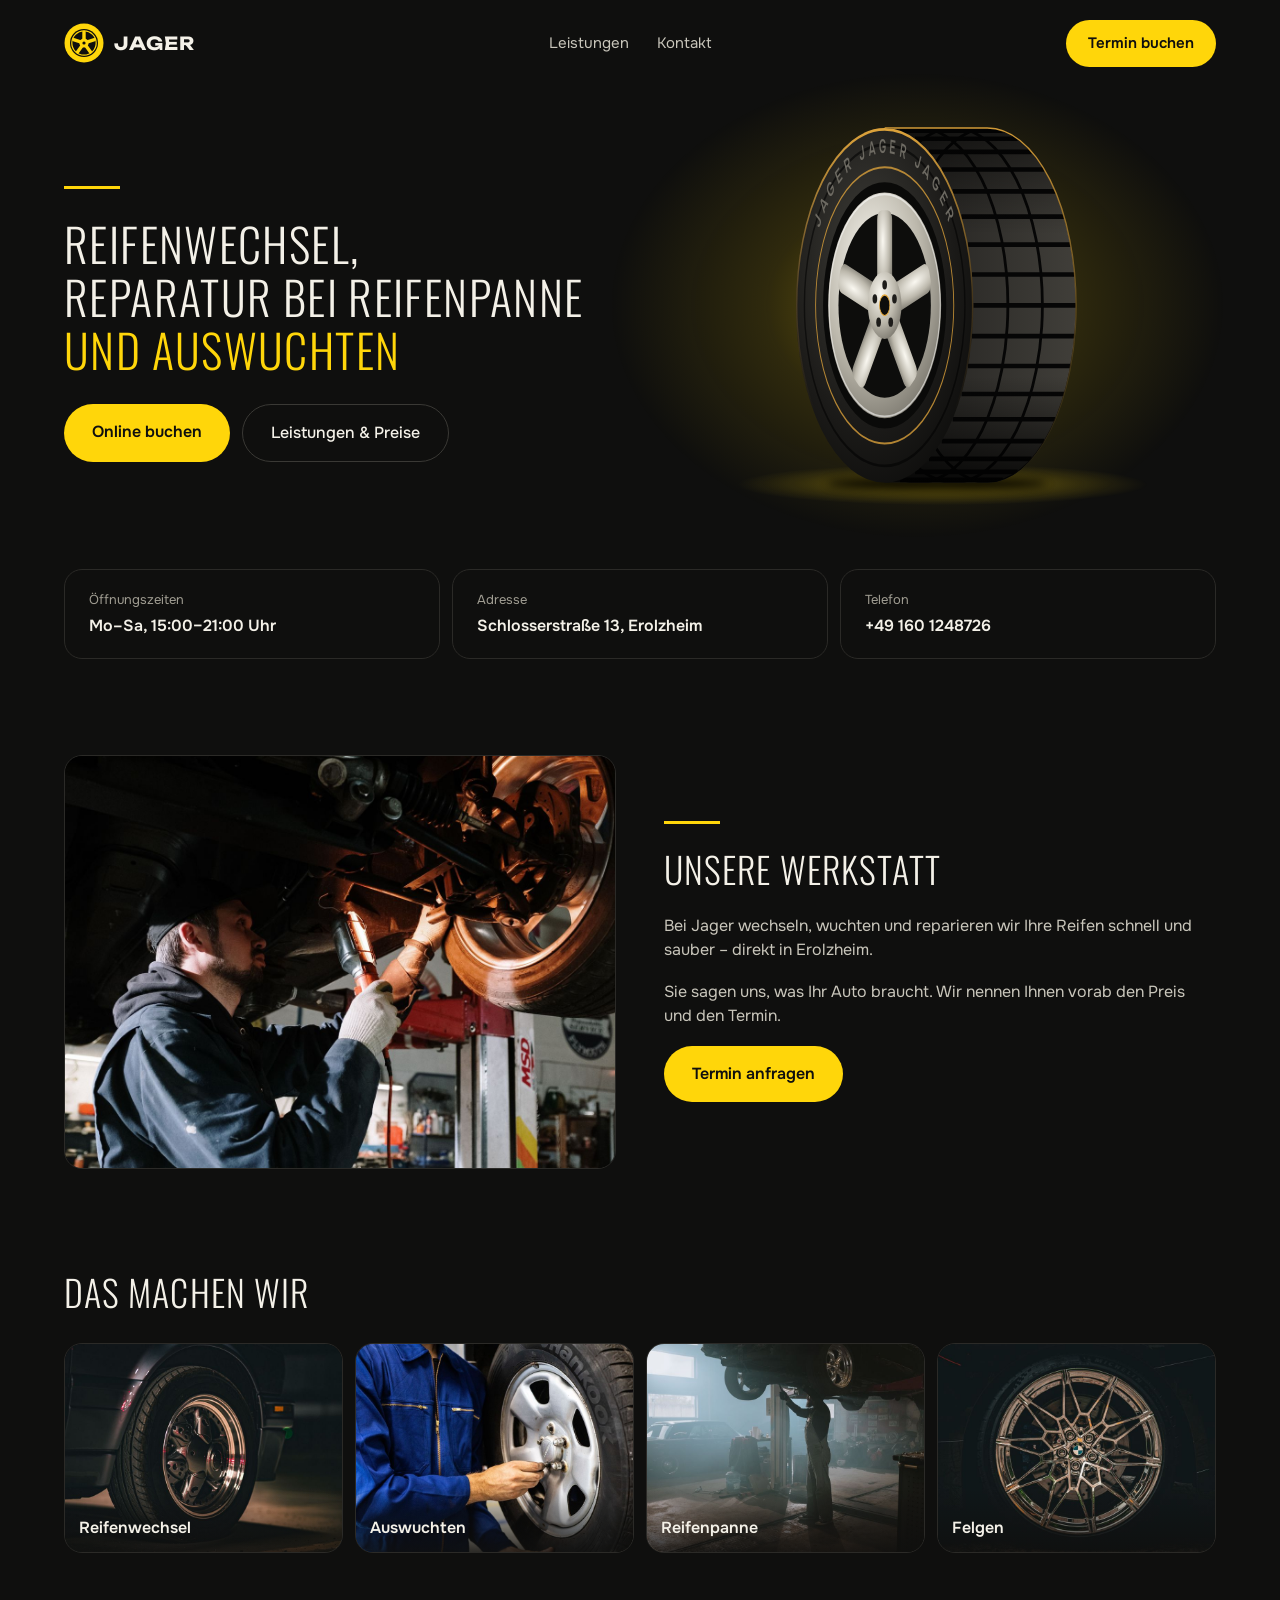
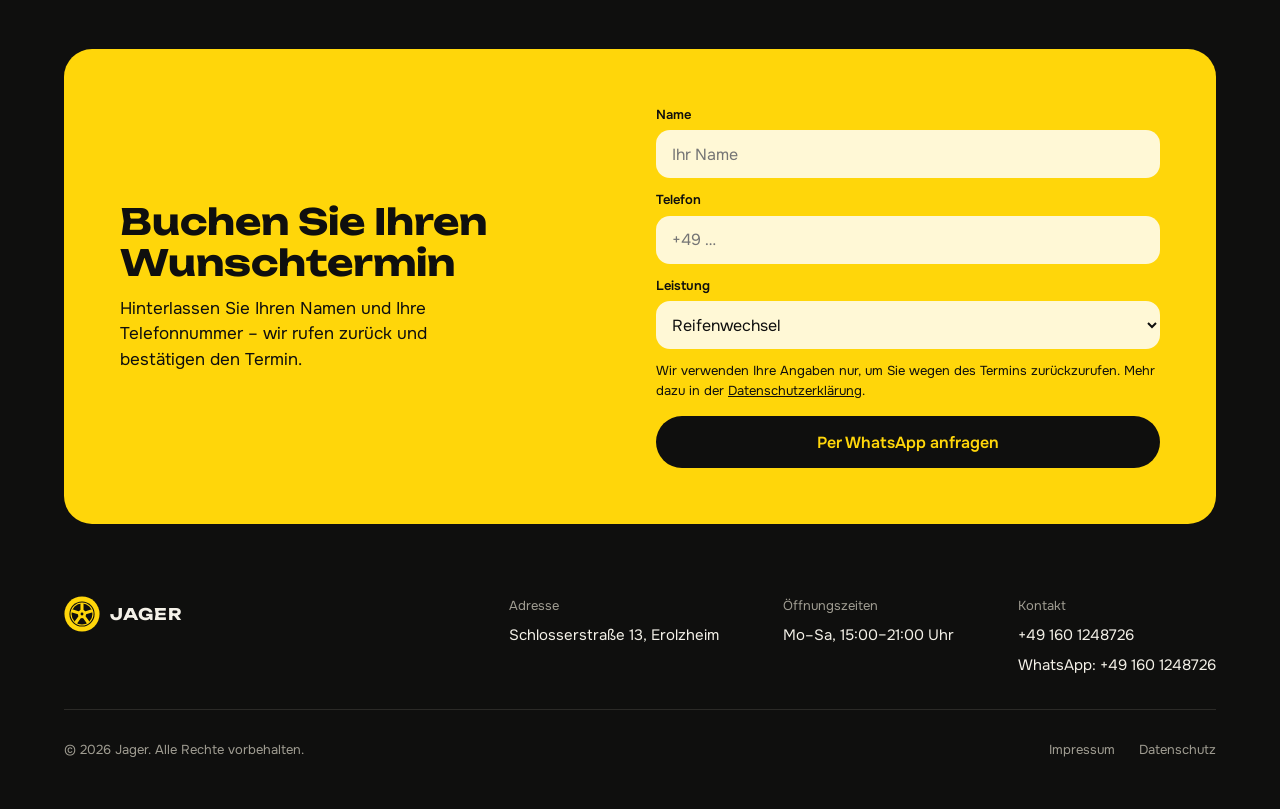
<file: jager-website/index.html>
<!DOCTYPE html>
<html lang="de">
<head>
  <meta charset="utf-8">
  <meta name="viewport" content="width=device-width, initial-scale=1">
  <title>Jager – Reifenservice in Erolzheim</title>
  <meta name="description" content="Reifenwechsel, Reparatur bei Reifenpanne und Auswuchten in Erolzheim. Jetzt online Termin anfragen.">
  <!-- Пока сайт учебный, просим Google его не показывать.
       Удалите эту строку, когда сайт станет настоящим. -->
  <meta name="robots" content="noindex">
  <link rel="icon" href="img/logo.svg" type="image/svg+xml">
  <!-- Шрифты грузим заранее, чтобы текст сразу был красивым -->
  <link rel="preload" href="fonts/onest-latin.woff2" as="font" type="font/woff2" crossorigin>
  <link rel="stylesheet" href="css/style.css">
</head>
<body>

  <!-- ===== Шапка: логотип, меню, кнопка записи ===== -->
  <header class="site-header container">
    <a href="index.html" class="logo" aria-label="Jager – Startseite">
      <img src="img/logo.svg" width="40" height="40" alt="">
      <span class="logo-text">JAGER</span>
    </a>

    <nav class="main-nav" aria-label="Hauptnavigation">
      <a href="leistungen.html">Leistungen</a>
      <a href="#contacts">Kontakt</a>
    </nav>

    <a class="btn btn-accent btn-small header-cta" href="#booking">Termin buchen</a>

    <!-- Кнопка мобильного меню (видна только на телефоне) -->
    <button type="button" class="menu-toggle" aria-label="Menü" aria-expanded="false" aria-controls="mobile-menu">
      <svg class="icon-open" width="20" height="20" viewBox="0 0 20 20" aria-hidden="true"><path d="M3 5h14M3 10h14M3 15h14" stroke="currentColor" stroke-width="1.6" stroke-linecap="round" fill="none"/></svg>
      <svg class="icon-close" width="20" height="20" viewBox="0 0 20 20" aria-hidden="true"><path d="M4 4l12 12M16 4L4 16" stroke="currentColor" stroke-width="1.6" stroke-linecap="round" fill="none"/></svg>
    </button>
  </header>

  <!-- Мобильное меню: скрыто, пока не нажмут на кнопку (см. js/main.js) -->
  <nav id="mobile-menu" class="mobile-menu" aria-label="Menü" hidden>
    <a href="leistungen.html">Leistungen</a>
    <a href="#contacts">Kontakt</a>
    <a class="btn btn-accent" href="#booking">Termin buchen</a>
  </nav>

  <main>

    <!-- ===== Главный экран: заголовок, кнопки и колесо ===== -->
    <section class="hero container">
      <div class="hero-text">
        <div class="accent-line"></div>
        <h1>
          <span>Reifenwechsel,</span>
          <span>Reparatur bei Reifenpanne</span>
          <span class="text-gold">und Auswuchten</span>
        </h1>
        <div class="hero-btns">
          <a class="btn btn-accent" href="#booking">Online buchen</a>
          <a class="btn btn-outline" href="leistungen.html">Leistungen &amp; Preise</a>
        </div>
      </div>
      <!-- Колесо нарисовано кодом (SVG), поэтому оно чёткое на любом экране -->
      <div class="hero-image">
        <svg viewBox="0 0 450 440" role="img" aria-label="Jager-Rad in der Seitenansicht">
          <defs>
            <radialGradient id="glow" cx="50%" cy="50%" r="50%"><stop offset="0" stop-color="#FFD60A" stop-opacity=".42"/><stop offset=".5" stop-color="#FFD60A" stop-opacity=".13"/><stop offset="1" stop-color="#FFD60A" stop-opacity="0"/></radialGradient>
            <radialGradient id="pool" cx="50%" cy="50%" r="50%"><stop offset="0" stop-color="#FFD60A" stop-opacity=".4"/><stop offset="1" stop-color="#FFD60A" stop-opacity="0"/></radialGradient>
            <radialGradient id="sideG" cx="40%" cy="36%" r="78%"><stop offset="0" stop-color="#3e3d38"/><stop offset=".6" stop-color="#1c1b19"/><stop offset="1" stop-color="#0a0a09"/></radialGradient>
            <linearGradient id="treadBase" x1="0" y1="0" x2="1" y2="0"><stop offset="0" stop-color="#201f1d"/><stop offset="1" stop-color="#413f3a"/></linearGradient>
            <linearGradient id="treadShade" x1="0" y1="0" x2="0" y2="1"><stop offset="0" stop-color="#000" stop-opacity=".55"/><stop offset=".3" stop-color="#000" stop-opacity="0"/><stop offset=".7" stop-color="#000" stop-opacity="0"/><stop offset="1" stop-color="#000" stop-opacity=".8"/></linearGradient>
            <linearGradient id="rimLight" x1="0" y1="0" x2="0" y2="1"><stop offset="0" stop-color="#E6A93C" stop-opacity=".95"/><stop offset=".45" stop-color="#E6A93C" stop-opacity=".25"/><stop offset=".8" stop-color="#E6A93C" stop-opacity="0"/></linearGradient>
            <linearGradient id="edgeLight" gradientUnits="userSpaceOnUse" x1="0" y1="20" x2="0" y2="400"><stop offset="0" stop-color="#E6A93C" stop-opacity=".9"/><stop offset=".55" stop-color="#E6A93C" stop-opacity=".25"/><stop offset="1" stop-color="#E6A93C" stop-opacity="0"/></linearGradient>
            <radialGradient id="rimG" cx="38%" cy="32%" r="80%"><stop offset="0" stop-color="#faf8f1"/><stop offset=".55" stop-color="#bcb8ac"/><stop offset="1" stop-color="#6f6c63"/></radialGradient>
            <clipPath id="treadClip"><path d="M170 20 H280 A95 190 0 0 1 280 400 H170 Z"/></clipPath>
            <path id="swArc" d="M-163 0 A163 163 0 0 1 163 0"/>
            <filter id="soft" x="-30%" y="-300%" width="160%" height="700%"><feGaussianBlur stdDeviation="5"/></filter>
          </defs>
  
          <!-- goldenes Gegenlicht und Lichtfleck am Boden -->
          <ellipse cx="205" cy="210" rx="330" ry="250" fill="url(#glow)"/>
          <ellipse cx="232" cy="402" rx="220" ry="22" fill="url(#pool)"/>
          <ellipse cx="226" cy="401" rx="118" ry="7" fill="#000" opacity=".9" filter="url(#soft)"/>
  
          <!-- Lauffläche -->
          <g clip-path="url(#treadClip)">
            <rect x="170" y="20" width="210" height="380" fill="url(#treadBase)"/>
            <g fill="none" stroke="#060606" stroke-width="3">
              <ellipse cx="207" cy="210" rx="95" ry="190"/>
              <ellipse cx="244" cy="210" rx="95" ry="190"/>
              <ellipse cx="281" cy="210" rx="95" ry="190"/>
            </g>
            <path stroke="#060606" stroke-width="5" fill="none" d="M186.5 22.9H296.5M202.5 31.5H312.5M217.5 45.5H327.5M231.1 64.5H341.1M242.8 87.9H352.8M252.3 115H362.3M259.3 145H369.3M263.6 177H373.6M265 210H375M263.6 243H373.6M259.3 275H369.3M252.3 305H362.3M242.8 332.1H352.8M231.1 355.5H341.1M217.5 374.5H327.5M202.5 388.5H312.5M186.5 397.1H296.5"/>
            <rect x="170" y="20" width="210" height="380" fill="url(#treadShade)"/>
          </g>
  
          <!-- Seitenwand und Felge -->
          <path d="M170 20 H280 A95 190 0 0 1 280 400" fill="none" stroke="url(#edgeLight)" stroke-width="1.5"/>
          <g transform="translate(170 210) scale(0.5 1)">
            <circle r="190" fill="url(#sideG)"/>
            <circle r="188.5" fill="none" stroke="url(#rimLight)" stroke-width="3"/>
            <circle r="172" fill="none" stroke="#000" stroke-opacity=".55" stroke-width="3"/>
            <text font-family="Onest, system-ui, sans-serif" font-weight="600" font-size="21" letter-spacing="7" fill="#6d6a62" text-anchor="middle"><textPath href="#swArc" startOffset="50%">JAGER   JAGER   JAGER</textPath></text>
            <circle r="148" fill="none" stroke="#E6A93C" stroke-width="2" opacity=".75"/>
            <circle r="132" fill="#0a0a09"/>
            <circle r="121" fill="url(#rimG)"/>
            <circle r="119" fill="none" stroke="#ffffff" stroke-opacity=".55" stroke-width="2"/>
            <circle r="99" fill="#0d0d0c"/>
            <g fill="url(#rimG)">
              <rect x="-16" y="-102" width="32" height="102" rx="10"/>
              <rect x="-16" y="-102" width="32" height="102" rx="10" transform="rotate(72)"/>
              <rect x="-16" y="-102" width="32" height="102" rx="10" transform="rotate(144)"/>
              <rect x="-16" y="-102" width="32" height="102" rx="10" transform="rotate(216)"/>
              <rect x="-16" y="-102" width="32" height="102" rx="10" transform="rotate(288)"/>
              <circle r="36"/>
            </g>
            <g fill="#1d1c1a">
              <circle cx="0" cy="-22" r="5"/>
              <circle cx="21" cy="-7" r="5"/>
              <circle cx="13" cy="18" r="5"/>
              <circle cx="-13" cy="18" r="5"/>
              <circle cx="-21" cy="-7" r="5"/>
            </g>
            <circle r="11" fill="#0d0d0c" stroke="#E6A93C" stroke-width="1.5"/>
          </g>
        </svg>
      </div>
    </section>

    <!-- ===== Три карточки: часы работы, адрес, телефон ===== -->
    <section class="info-cards container">
      <div class="info-card">
        <div class="label">Öffnungszeiten</div>
        <div class="value">Mo–Sa, 15:00–21:00 Uhr</div>
      </div>
      <div class="info-card">
        <div class="label">Adresse</div>
        <div class="value">Schlosserstraße 13, Erolzheim</div>
      </div>
      <div class="info-card">
        <div class="label">Telefon</div>
        <a class="value" href="tel:+491601248726">+49 160 1248726</a>
      </div>
    </section>

    <!-- ===== Werkstatt: Foto und kurzer Text ===== -->
    <section id="werkstatt" class="container section-spaced">
      <div class="werkstatt">
        <figure class="werkstatt-photo">
          <img src="img/werkstatt.jpg" width="1200" height="900" loading="lazy" alt="Mechaniker arbeitet in der Werkstatt an einem Rad auf der Hebebühne">
        </figure>
        <div class="werkstatt-text">
          <div class="accent-line"></div>
          <h2>Unsere Werkstatt</h2>
          <p>Bei Jager wechseln, wuchten und reparieren wir Ihre Reifen schnell und sauber – direkt in Erolzheim.</p>
          <p>Sie sagen uns, was Ihr Auto braucht. Wir nennen Ihnen vorab den Preis und den Termin.</p>
          <a class="btn btn-accent" href="#booking">Termin anfragen</a>
        </div>
      </div>
    </section>

    <!-- ===== Galerie: vier Leistungen in Bildern ===== -->
    <section id="galerie" class="container section-spaced">
      <h2 class="galerie-title">Das machen wir</h2>
      <div class="galerie">
        <figure><img src="img/galerie-1.jpg" width="800" height="600" loading="lazy" alt="Auto-Rad mit Reifen in der Werkstatt"><figcaption>Reifenwechsel</figcaption></figure>
        <figure><img src="img/galerie-2.jpg" width="800" height="600" loading="lazy" alt="Mechaniker zieht Radmuttern an einem Reifen an"><figcaption>Auswuchten</figcaption></figure>
        <figure><img src="img/galerie-3.jpg" width="800" height="600" loading="lazy" alt="Mechaniker arbeitet unter einem Auto auf der Hebebühne"><figcaption>Reifenpanne</figcaption></figure>
        <figure><img src="img/galerie-4.jpg" width="800" height="600" loading="lazy" alt="Glänzende Leichtmetallfelge an einem Auto"><figcaption>Felgen</figcaption></figure>
      </div>
    </section>

    <!-- ===== Запись на приём =====
         Форму принимает Netlify (атрибут data-netlify="true").
         Заявки видны в панели Netlify в разделе Forms,
         после отправки клиент попадает на страницу danke.html. -->
    <section id="booking" class="container section-spaced">
      <div class="accent-box booking-box">
        <div class="box-text">
          <h2>Buchen Sie Ihren Wunschtermin</h2>
          <p>Hinterlassen Sie Ihren Namen und Ihre Telefonnummer – wir rufen zurück und bestätigen den Termin.</p>
        </div>

        <form class="booking-form" name="buchung" method="POST" action="danke.html" data-netlify="true" netlify-honeypot="bot-field">
          <!-- Служебное поле: по нему Netlify понимает, какая это форма -->
          <input type="hidden" name="form-name" value="buchung">
          <!-- Ловушка для спам-ботов: человек это поле не видит -->
          <p class="honeypot"><label>Nicht ausfüllen: <input name="bot-field"></label></p>

          <div class="field">
            <label for="f-name">Name</label>
            <input id="f-name" name="name" type="text" placeholder="Ihr Name" autocomplete="name" required>
          </div>
          <div class="field">
            <label for="f-phone">Telefon</label>
            <input id="f-phone" name="telefon" type="tel" placeholder="+49 …" autocomplete="tel" required>
          </div>
          <div class="field">
            <label for="f-service">Leistung</label>
            <select id="f-service" name="leistung">
              <option>Reifenwechsel</option>
              <option>Auswuchten</option>
              <option>Reifenpanne reparieren</option>
              <option>Felgen richten</option>
            </select>
          </div>
          <p class="form-note">Wir verwenden Ihre Angaben nur, um Sie wegen des Termins zurückzurufen. Mehr dazu in der <a href="datenschutz.html">Datenschutzerklärung</a>.</p>
          <button type="submit">Per WhatsApp anfragen</button>
      
        </form>
      </div>
    </section>

  </main>

  <!-- ===== Подвал: контакты и ссылки на Impressum / Datenschutz ===== -->
  <footer id="contacts" class="site-footer container">
    <div class="footer-top">
      <a href="index.html" class="logo" aria-label="Jager – Startseite">
        <img src="img/logo.svg" width="36" height="36" alt="">
        <span class="logo-text">JAGER</span>
      </a>
      <div class="footer-cols">
        <div class="footer-col">
          <div class="label">Adresse</div>
          <div>Schlosserstraße 13, Erolzheim</div>
        </div>
        <div class="footer-col">
          <div class="label">Öffnungszeiten</div>
          <div>Mo–Sa, 15:00–21:00 Uhr</div>
        </div>
        <div class="footer-col">
          <div class="label">Kontakt</div>
          <a href="tel:+491601248726">+49 160 1248726</a>
          <a href="https://wa.me/491601248726">WhatsApp: +49 160 1248726</a>
        </div>
      </div>
    </div>
    <div class="footer-bottom">
      <span>© 2026 Jager. Alle Rechte vorbehalten.</span>
      <nav class="footer-legal" aria-label="Rechtliches">
        <a href="impressum.html">Impressum</a>
        <a href="datenschutz.html">Datenschutz</a>
      </nav>
    </div>
  </footer>
  <script src="js/gsap.min.js"></script>
  <script src="js/main.js"></script>
 
</body>
</html>
</file>
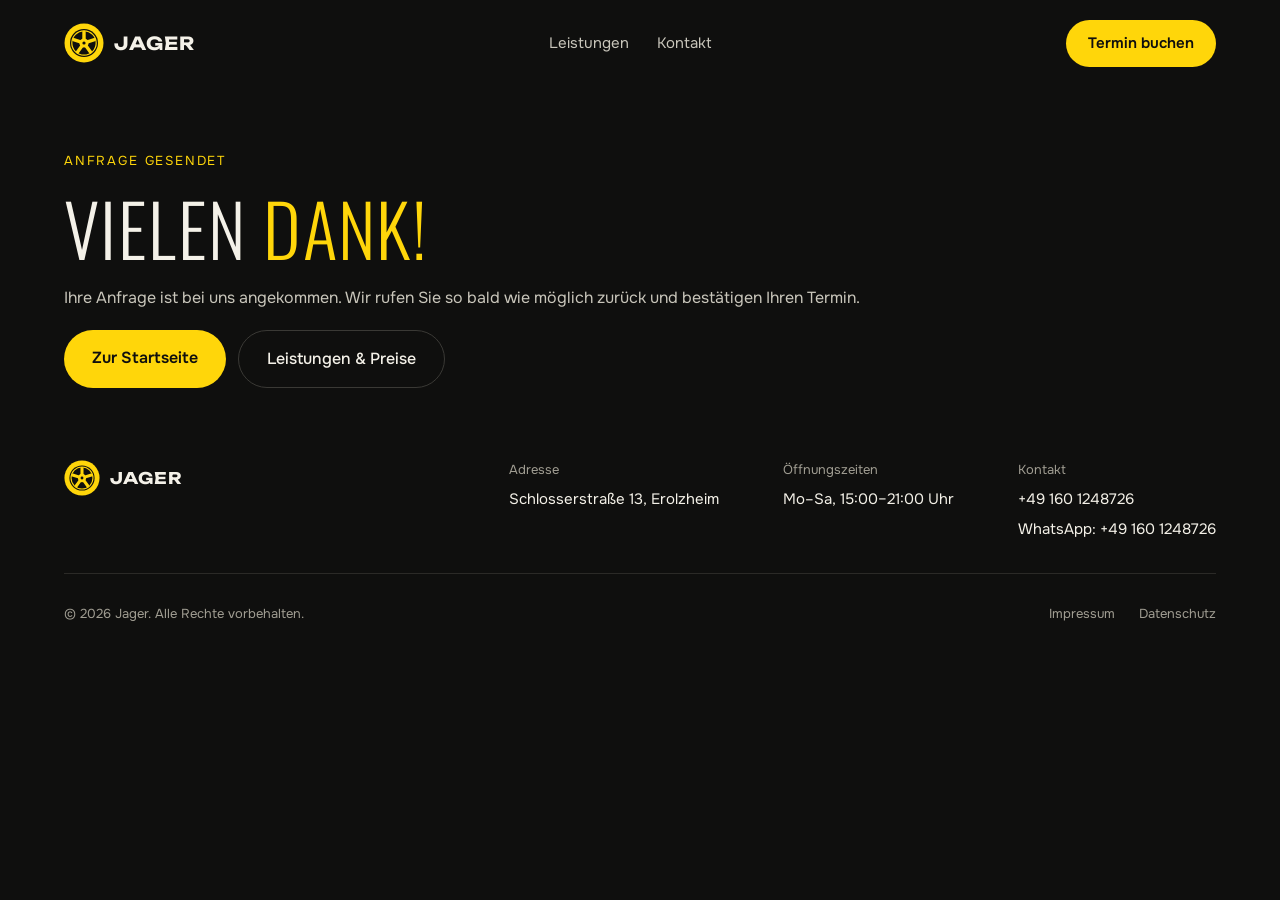
<file: jager-website/danke.html>
<!DOCTYPE html>
<html lang="de">
<head>
  <meta charset="utf-8">
  <meta name="viewport" content="width=device-width, initial-scale=1">
  <title>Vielen Dank – Jager Reifenservice</title>
  <meta name="description" content="Ihre Terminanfrage ist bei uns angekommen.">
  <!-- Пока сайт учебный, просим Google его не показывать.
       Удалите эту строку, когда сайт станет настоящим. -->
  <meta name="robots" content="noindex">
  <link rel="icon" href="img/logo.svg" type="image/svg+xml">
  <!-- Шрифты грузим заранее, чтобы текст сразу был красивым -->
  <link rel="preload" href="fonts/onest-latin.woff2" as="font" type="font/woff2" crossorigin>
  <link rel="stylesheet" href="css/style.css">
</head>
<body>

  <!-- ===== Шапка: логотип, меню, кнопка записи ===== -->
  <header class="site-header container">
    <a href="index.html" class="logo" aria-label="Jager – Startseite">
      <img src="img/logo.svg" width="40" height="40" alt="">
      <span class="logo-text">JAGER</span>
    </a>

    <nav class="main-nav" aria-label="Hauptnavigation">
      <a href="leistungen.html">Leistungen</a>
      <a href="#contacts">Kontakt</a>
    </nav>

    <a class="btn btn-accent btn-small header-cta" href="index.html#booking">Termin buchen</a>

    <!-- Кнопка мобильного меню (видна только на телефоне) -->
    <button type="button" class="menu-toggle" aria-label="Menü" aria-expanded="false" aria-controls="mobile-menu">
      <svg class="icon-open" width="20" height="20" viewBox="0 0 20 20" aria-hidden="true"><path d="M3 5h14M3 10h14M3 15h14" stroke="currentColor" stroke-width="1.6" stroke-linecap="round" fill="none"/></svg>
      <svg class="icon-close" width="20" height="20" viewBox="0 0 20 20" aria-hidden="true"><path d="M4 4l12 12M16 4L4 16" stroke="currentColor" stroke-width="1.6" stroke-linecap="round" fill="none"/></svg>
    </button>
  </header>

  <!-- Мобильное меню: скрыто, пока не нажмут на кнопку (см. js/main.js) -->
  <nav id="mobile-menu" class="mobile-menu" aria-label="Menü" hidden>
    <a href="leistungen.html">Leistungen</a>
    <a href="#contacts">Kontakt</a>
    <a class="btn btn-accent" href="index.html#booking">Termin buchen</a>
  </nav>

  <main>

    <!-- ===== Страница «Спасибо»: сюда клиент попадает после отправки формы ===== -->
    <section class="page-title container">
      <div class="eyebrow">Anfrage gesendet</div>
      <h1>Vielen <span class="text-gold">Dank!</span></h1>
      <p class="legal-intro">Ihre Anfrage ist bei uns angekommen. Wir rufen Sie so bald wie möglich zurück und bestätigen Ihren Termin.</p>
      <div class="hero-btns">
        <a class="btn btn-accent" href="index.html">Zur Startseite</a>
        <a class="btn btn-outline" href="leistungen.html">Leistungen &amp; Preise</a>
      </div>
    </section>

  </main>

  <!-- ===== Подвал: контакты и ссылки на Impressum / Datenschutz ===== -->
  <footer id="contacts" class="site-footer container">
    <div class="footer-top">
      <a href="index.html" class="logo" aria-label="Jager – Startseite">
        <img src="img/logo.svg" width="36" height="36" alt="">
        <span class="logo-text">JAGER</span>
      </a>
      <div class="footer-cols">
        <div class="footer-col">
          <div class="label">Adresse</div>
          <div>Schlosserstraße 13, Erolzheim</div>
        </div>
        <div class="footer-col">
          <div class="label">Öffnungszeiten</div>
          <div>Mo–Sa, 15:00–21:00 Uhr</div>
        </div>
        <div class="footer-col">
          <div class="label">Kontakt</div>
          <a href="tel:+491601248726">+49 160 1248726</a>
          <a href="https://wa.me/491601248726">WhatsApp: +49 160 1248726</a>
        </div>
      </div>
    </div>
    <div class="footer-bottom">
      <span>© 2026 Jager. Alle Rechte vorbehalten.</span>
      <nav class="footer-legal" aria-label="Rechtliches">
        <a href="impressum.html">Impressum</a>
        <a href="datenschutz.html">Datenschutz</a>
      </nav>
    </div>
  </footer>

  <script src="js/main.js"></script>
</body>
</html>
</file>
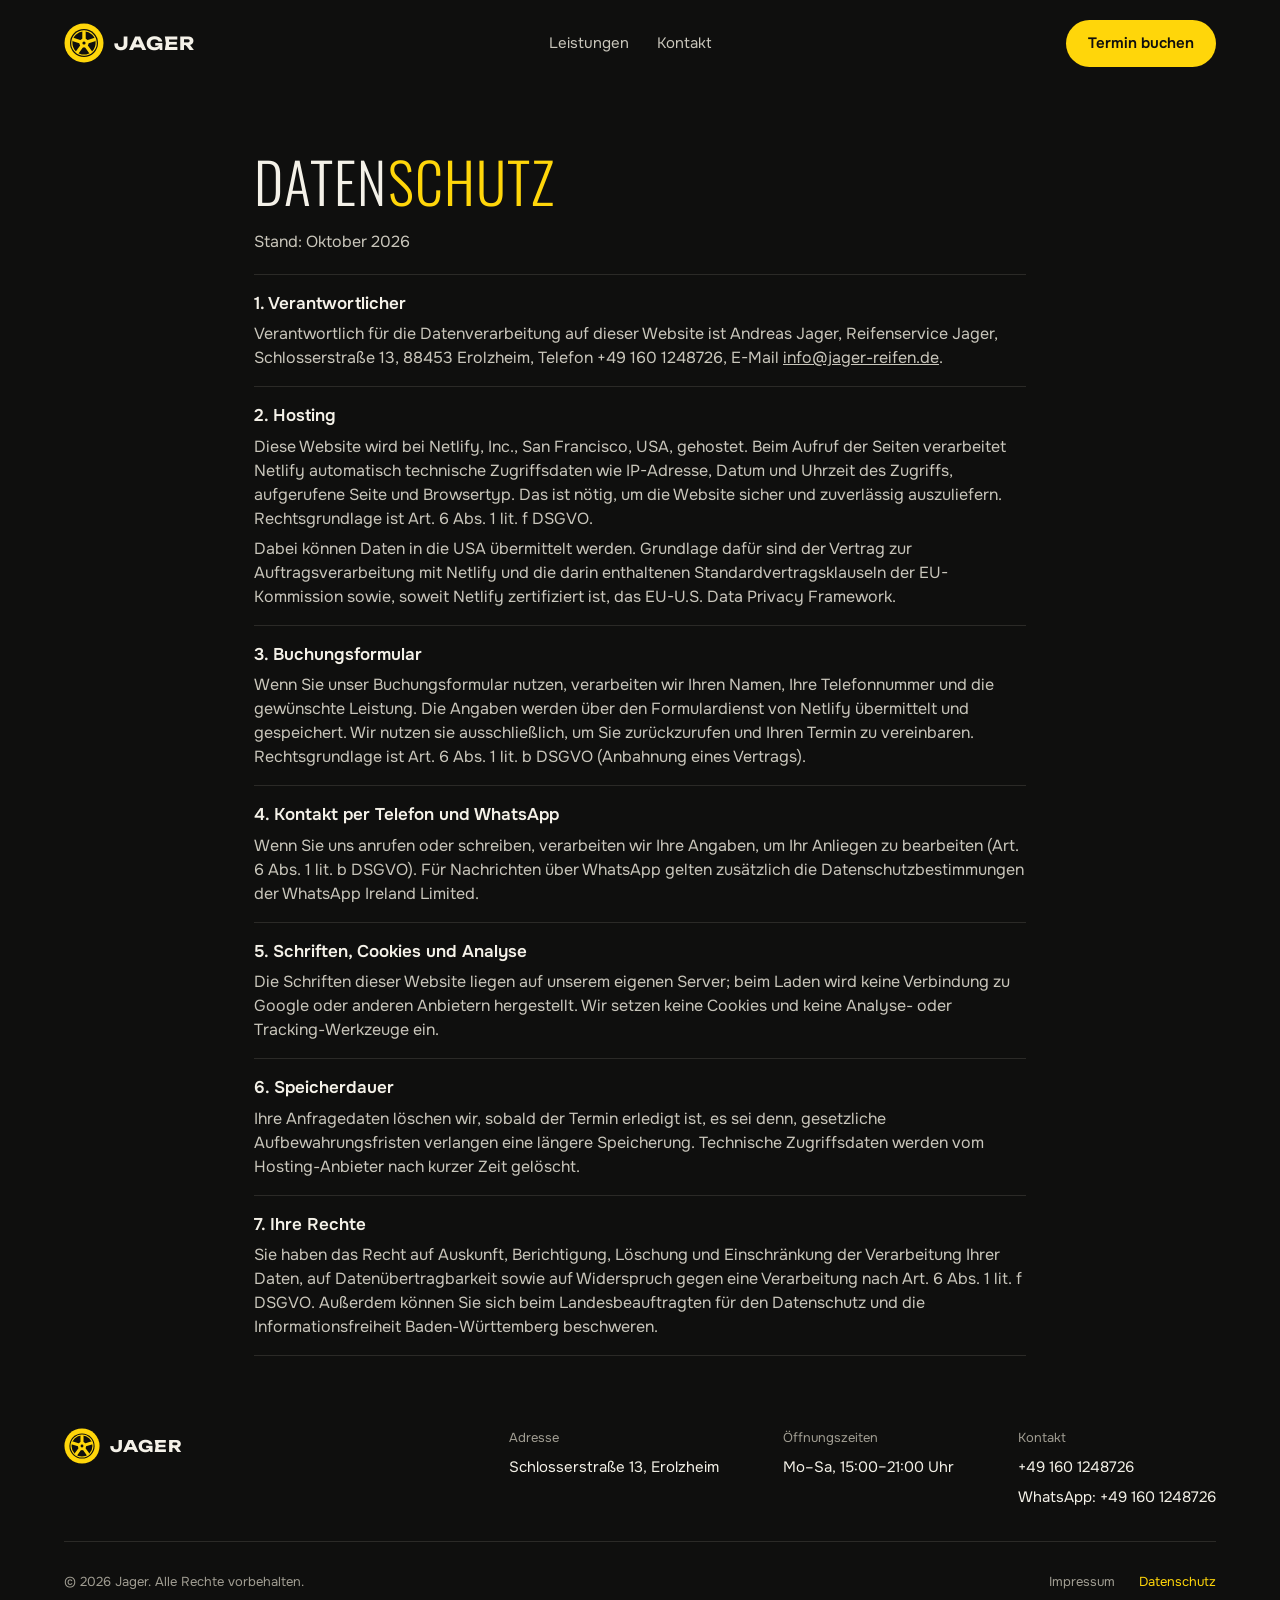
<file: jager-website/datenschutz.html>
<!DOCTYPE html>
<html lang="de">
<head>
  <meta charset="utf-8">
  <meta name="viewport" content="width=device-width, initial-scale=1">
  <title>Datenschutz – Jager Reifenservice</title>
  <meta name="description" content="Datenschutzerklärung von Reifenservice Jager, Erolzheim.">
  <!-- Пока сайт учебный, просим Google его не показывать.
       Удалите эту строку, когда сайт станет настоящим. -->
  <meta name="robots" content="noindex">
  <link rel="icon" href="img/logo.svg" type="image/svg+xml">
  <!-- Шрифты грузим заранее, чтобы текст сразу был красивым -->
  <link rel="preload" href="fonts/onest-latin.woff2" as="font" type="font/woff2" crossorigin>
  <link rel="stylesheet" href="css/style.css">
</head>
<body>

  <!-- ===== Шапка: логотип, меню, кнопка записи ===== -->
  <header class="site-header container">
    <a href="index.html" class="logo" aria-label="Jager – Startseite">
      <img src="img/logo.svg" width="40" height="40" alt="">
      <span class="logo-text">JAGER</span>
    </a>

    <nav class="main-nav" aria-label="Hauptnavigation">
      <a href="leistungen.html">Leistungen</a>
      <a href="#contacts">Kontakt</a>
    </nav>

    <a class="btn btn-accent btn-small header-cta" href="index.html#booking">Termin buchen</a>

    <!-- Кнопка мобильного меню (видна только на телефоне) -->
    <button type="button" class="menu-toggle" aria-label="Menü" aria-expanded="false" aria-controls="mobile-menu">
      <svg class="icon-open" width="20" height="20" viewBox="0 0 20 20" aria-hidden="true"><path d="M3 5h14M3 10h14M3 15h14" stroke="currentColor" stroke-width="1.6" stroke-linecap="round" fill="none"/></svg>
      <svg class="icon-close" width="20" height="20" viewBox="0 0 20 20" aria-hidden="true"><path d="M4 4l12 12M16 4L4 16" stroke="currentColor" stroke-width="1.6" stroke-linecap="round" fill="none"/></svg>
    </button>
  </header>

  <!-- Мобильное меню: скрыто, пока не нажмут на кнопку (см. js/main.js) -->
  <nav id="mobile-menu" class="mobile-menu" aria-label="Menü" hidden>
    <a href="leistungen.html">Leistungen</a>
    <a href="#contacts">Kontakt</a>
    <a class="btn btn-accent" href="index.html#booking">Termin buchen</a>
  </nav>

  <main>

    <!-- ===== Datenschutzerklärung =====
         ВНИМАНИЕ: это шаблон под этот сайт (хостинг Netlify,
         форма записи через Netlify Forms, шрифты лежат на сервере,
         нет cookies и аналитики). Если добавите Google Maps,
         аналитику или другие сервисы, текст нужно дополнить.
         Шаблон не заменяет проверку юристом. -->
    <section class="legal container">
      <h1>Daten<span class="text-gold">schutz</span></h1>
      <p class="legal-intro">Stand: Oktober 2026</p>
      <div class="legal-sections">
        <div class="legal-section">
          <h2>1. Verantwortlicher</h2>
          <p>Verantwortlich für die Datenverarbeitung auf dieser Website ist Andreas Jager, Reifenservice Jager, Schlosserstraße 13, 88453 Erolzheim, Telefon +49 160 1248726, E-Mail <a href="mailto:info@jager-reifen.de">info@jager-reifen.de</a>.</p>
        </div>
        <div class="legal-section">
          <h2>2. Hosting</h2>
          <p>Diese Website wird bei Netlify, Inc., San Francisco, USA, gehostet. Beim Aufruf der Seiten verarbeitet Netlify automatisch technische Zugriffsdaten wie IP-Adresse, Datum und Uhrzeit des Zugriffs, aufgerufene Seite und Browsertyp. Das ist nötig, um die Website sicher und zuverlässig auszuliefern. Rechtsgrundlage ist Art. 6 Abs. 1 lit. f DSGVO.</p>
          <p>Dabei können Daten in die USA übermittelt werden. Grundlage dafür sind der Vertrag zur Auftragsverarbeitung mit Netlify und die darin enthaltenen Standardvertragsklauseln der EU-Kommission sowie, soweit Netlify zertifiziert ist, das EU-U.S. Data Privacy Framework.</p>
        </div>
        <div class="legal-section">
          <h2>3. Buchungsformular</h2>
          <p>Wenn Sie unser Buchungsformular nutzen, verarbeiten wir Ihren Namen, Ihre Telefonnummer und die gewünschte Leistung. Die Angaben werden über den Formulardienst von Netlify übermittelt und gespeichert. Wir nutzen sie ausschließlich, um Sie zurückzurufen und Ihren Termin zu vereinbaren. Rechtsgrundlage ist Art. 6 Abs. 1 lit. b DSGVO (Anbahnung eines Vertrags).</p>
        </div>
        <div class="legal-section">
          <h2>4. Kontakt per Telefon und WhatsApp</h2>
          <p>Wenn Sie uns anrufen oder schreiben, verarbeiten wir Ihre Angaben, um Ihr Anliegen zu bearbeiten (Art. 6 Abs. 1 lit. b DSGVO). Für Nachrichten über WhatsApp gelten zusätzlich die Datenschutzbestimmungen der WhatsApp Ireland Limited.</p>
        </div>
        <div class="legal-section">
          <h2>5. Schriften, Cookies und Analyse</h2>
          <p>Die Schriften dieser Website liegen auf unserem eigenen Server; beim Laden wird keine Verbindung zu Google oder anderen Anbietern hergestellt. Wir setzen keine Cookies und keine Analyse- oder Tracking-Werkzeuge ein.</p>
        </div>
        <div class="legal-section">
          <h2>6. Speicherdauer</h2>
          <p>Ihre Anfragedaten löschen wir, sobald der Termin erledigt ist, es sei denn, gesetzliche Aufbewahrungsfristen verlangen eine längere Speicherung. Technische Zugriffsdaten werden vom Hosting-Anbieter nach kurzer Zeit gelöscht.</p>
        </div>
        <div class="legal-section">
          <h2>7. Ihre Rechte</h2>
          <p>Sie haben das Recht auf Auskunft, Berichtigung, Löschung und Einschränkung der Verarbeitung Ihrer Daten, auf Datenübertragbarkeit sowie auf Widerspruch gegen eine Verarbeitung nach Art. 6 Abs. 1 lit. f DSGVO. Außerdem können Sie sich beim Landesbeauftragten für den Datenschutz und die Informationsfreiheit Baden-Württemberg beschweren.</p>
        </div>
      </div>
    </section>

  </main>

  <!-- ===== Подвал: контакты и ссылки на Impressum / Datenschutz ===== -->
  <footer id="contacts" class="site-footer container">
    <div class="footer-top">
      <a href="index.html" class="logo" aria-label="Jager – Startseite">
        <img src="img/logo.svg" width="36" height="36" alt="">
        <span class="logo-text">JAGER</span>
      </a>
      <div class="footer-cols">
        <div class="footer-col">
          <div class="label">Adresse</div>
          <div>Schlosserstraße 13, Erolzheim</div>
        </div>
        <div class="footer-col">
          <div class="label">Öffnungszeiten</div>
          <div>Mo–Sa, 15:00–21:00 Uhr</div>
        </div>
        <div class="footer-col">
          <div class="label">Kontakt</div>
          <a href="tel:+491601248726">+49 160 1248726</a>
          <a href="https://wa.me/491601248726">WhatsApp: +49 160 1248726</a>
        </div>
      </div>
    </div>
    <div class="footer-bottom">
      <span>© 2026 Jager. Alle Rechte vorbehalten.</span>
      <nav class="footer-legal" aria-label="Rechtliches">
        <a href="impressum.html">Impressum</a>
        <a href="datenschutz.html" aria-current="page">Datenschutz</a>
      </nav>
    </div>
  </footer>

  <script src="js/main.js"></script>
</body>
</html>
</file>
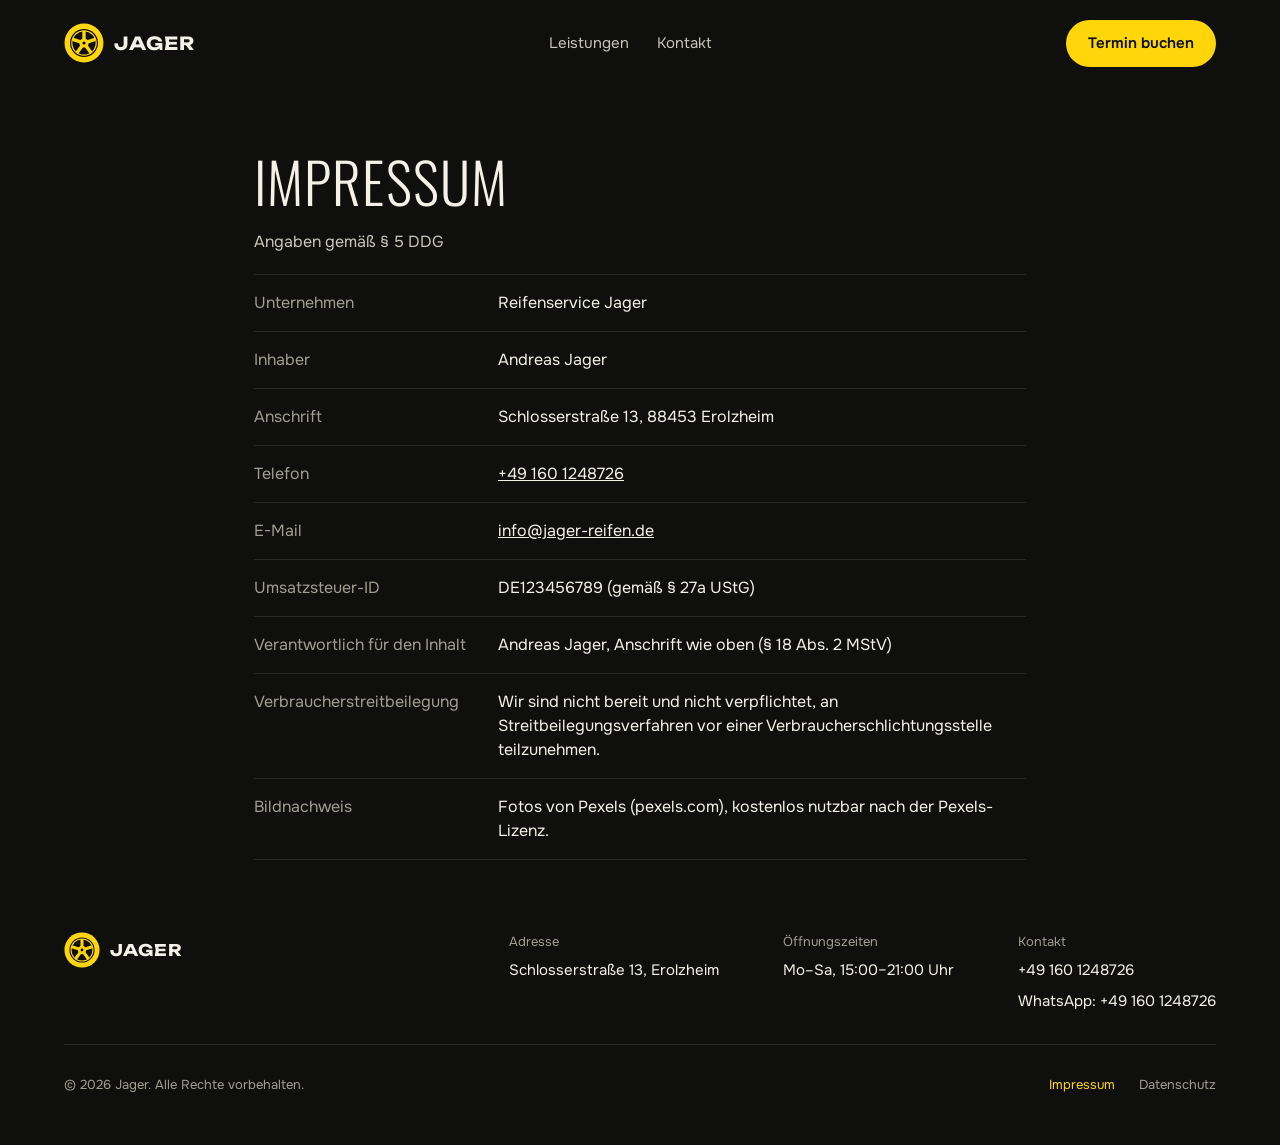
<file: jager-website/impressum.html>
<!DOCTYPE html>
<html lang="de">
<head>
  <meta charset="utf-8">
  <meta name="viewport" content="width=device-width, initial-scale=1">
  <title>Impressum – Jager Reifenservice</title>
  <meta name="description" content="Impressum von Reifenservice Jager, Erolzheim.">
  <!-- Пока сайт учебный, просим Google его не показывать.
       Удалите эту строку, когда сайт станет настоящим. -->
  <meta name="robots" content="noindex">
  <link rel="icon" href="img/logo.svg" type="image/svg+xml">
  <!-- Шрифты грузим заранее, чтобы текст сразу был красивым -->
  <link rel="preload" href="fonts/onest-latin.woff2" as="font" type="font/woff2" crossorigin>
  <link rel="stylesheet" href="css/style.css">
</head>
<body>

  <!-- ===== Шапка: логотип, меню, кнопка записи ===== -->
  <header class="site-header container">
    <a href="index.html" class="logo" aria-label="Jager – Startseite">
      <img src="img/logo.svg" width="40" height="40" alt="">
      <span class="logo-text">JAGER</span>
    </a>

    <nav class="main-nav" aria-label="Hauptnavigation">
      <a href="leistungen.html">Leistungen</a>
      <a href="#contacts">Kontakt</a>
    </nav>

    <a class="btn btn-accent btn-small header-cta" href="index.html#booking">Termin buchen</a>

    <!-- Кнопка мобильного меню (видна только на телефоне) -->
    <button type="button" class="menu-toggle" aria-label="Menü" aria-expanded="false" aria-controls="mobile-menu">
      <svg class="icon-open" width="20" height="20" viewBox="0 0 20 20" aria-hidden="true"><path d="M3 5h14M3 10h14M3 15h14" stroke="currentColor" stroke-width="1.6" stroke-linecap="round" fill="none"/></svg>
      <svg class="icon-close" width="20" height="20" viewBox="0 0 20 20" aria-hidden="true"><path d="M4 4l12 12M16 4L4 16" stroke="currentColor" stroke-width="1.6" stroke-linecap="round" fill="none"/></svg>
    </button>
  </header>

  <!-- Мобильное меню: скрыто, пока не нажмут на кнопку (см. js/main.js) -->
  <nav id="mobile-menu" class="mobile-menu" aria-label="Menü" hidden>
    <a href="leistungen.html">Leistungen</a>
    <a href="#contacts">Kontakt</a>
    <a class="btn btn-accent" href="index.html#booking">Termin buchen</a>
  </nav>

  <main>

    <!-- ===== Impressum =====
         ВНИМАНИЕ: это шаблон. Все данные ниже нужно заменить
         настоящими данными владельца бизнеса. Строку с USt-IdNr.
         удалите, если у владельца её нет. Шаблон не заменяет
         проверку юристом. -->
    <section class="legal container">
      <h1>Impressum</h1>
      <p class="legal-intro">Angaben gemäß § 5 DDG</p>
      <dl class="legal-table">
        <div class="legal-row">
          <dt>Unternehmen</dt>
          <dd>Reifenservice Jager</dd>
        </div>
        <div class="legal-row">
          <dt>Inhaber</dt>
          <dd>Andreas Jager</dd>
        </div>
        <div class="legal-row">
          <dt>Anschrift</dt>
          <dd>Schlosserstraße 13, 88453 Erolzheim</dd>
        </div>
        <div class="legal-row">
          <dt>Telefon</dt>
          <dd><a href="tel:+491601248726">+49 160 1248726</a></dd>
        </div>
        <div class="legal-row">
          <dt>E-Mail</dt>
          <dd><a href="mailto:info@jager-reifen.de">info@jager-reifen.de</a></dd>
        </div>
        <div class="legal-row">
          <dt>Umsatzsteuer-ID</dt>
          <dd>DE123456789 (gemäß § 27a UStG)</dd>
        </div>
        <div class="legal-row">
          <dt>Verantwortlich für den Inhalt</dt>
          <dd>Andreas Jager, Anschrift wie oben (§ 18 Abs. 2 MStV)</dd>
        </div>
        <div class="legal-row">
          <dt>Verbraucherstreitbeilegung</dt>
          <dd>Wir sind nicht bereit und nicht verpflichtet, an Streitbeilegungsverfahren vor einer Verbraucherschlichtungsstelle teilzunehmen.</dd>
        </div>
        <div class="legal-row">
          <dt>Bildnachweis</dt>
          <dd>Fotos von Pexels (pexels.com), kostenlos nutzbar nach der Pexels-Lizenz.</dd>
        </div>
      </dl>
    </section>

  </main>

  <!-- ===== Подвал: контакты и ссылки на Impressum / Datenschutz ===== -->
  <footer id="contacts" class="site-footer container">
    <div class="footer-top">
      <a href="index.html" class="logo" aria-label="Jager – Startseite">
        <img src="img/logo.svg" width="36" height="36" alt="">
        <span class="logo-text">JAGER</span>
      </a>
      <div class="footer-cols">
        <div class="footer-col">
          <div class="label">Adresse</div>
          <div>Schlosserstraße 13, Erolzheim</div>
        </div>
        <div class="footer-col">
          <div class="label">Öffnungszeiten</div>
          <div>Mo–Sa, 15:00–21:00 Uhr</div>
        </div>
        <div class="footer-col">
          <div class="label">Kontakt</div>
          <a href="tel:+491601248726">+49 160 1248726</a>
          <a href="https://wa.me/491601248726">WhatsApp: +49 160 1248726</a>
        </div>
      </div>
    </div>
    <div class="footer-bottom">
      <span>© 2026 Jager. Alle Rechte vorbehalten.</span>
      <nav class="footer-legal" aria-label="Rechtliches">
        <a href="impressum.html" aria-current="page">Impressum</a>
        <a href="datenschutz.html">Datenschutz</a>
      </nav>
    </div>
  </footer>

  <script src="js/main.js"></script>
</body>
</html>
</file>
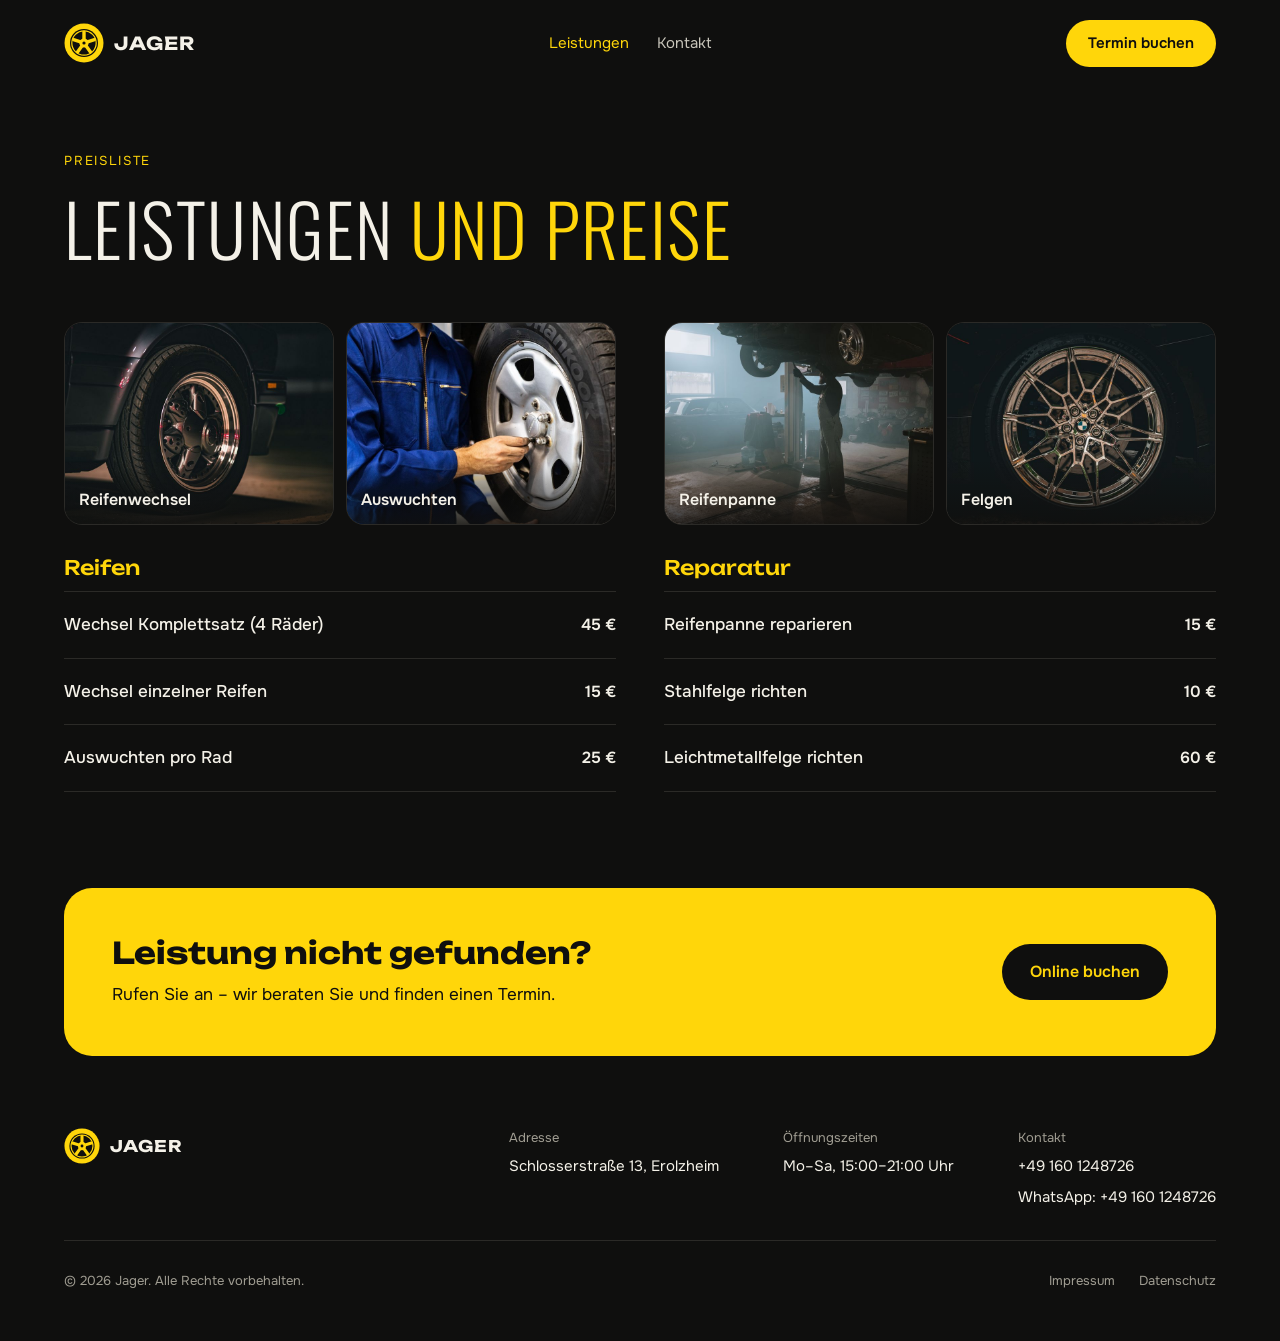
<file: jager-website/leistungen.html>
<!DOCTYPE html>
<html lang="de">
<head>
  <meta charset="utf-8">
  <meta name="viewport" content="width=device-width, initial-scale=1">
  <title>Leistungen und Preise – Jager Reifenservice</title>
  <meta name="description" content="Preisliste von Jager in Erolzheim: Reifenwechsel, Auswuchten, Reifenpanne reparieren und Felgen richten.">
  <!-- Пока сайт учебный, просим Google его не показывать.
       Удалите эту строку, когда сайт станет настоящим. -->
  <meta name="robots" content="noindex">
  <link rel="icon" href="img/logo.svg" type="image/svg+xml">
  <!-- Шрифты грузим заранее, чтобы текст сразу был красивым -->
  <link rel="preload" href="fonts/onest-latin.woff2" as="font" type="font/woff2" crossorigin>
  <link rel="stylesheet" href="css/style.css">
</head>
<body>

  <!-- ===== Шапка: логотип, меню, кнопка записи ===== -->
  <header class="site-header container">
    <a href="index.html" class="logo" aria-label="Jager – Startseite">
      <img src="img/logo.svg" width="40" height="40" alt="">
      <span class="logo-text">JAGER</span>
    </a>

    <nav class="main-nav" aria-label="Hauptnavigation">
      <a href="leistungen.html" aria-current="page">Leistungen</a>
      <a href="#contacts">Kontakt</a>
    </nav>

    <a class="btn btn-accent btn-small header-cta" href="index.html#booking">Termin buchen</a>

    <!-- Кнопка мобильного меню (видна только на телефоне) -->
    <button type="button" class="menu-toggle" aria-label="Menü" aria-expanded="false" aria-controls="mobile-menu">
      <svg class="icon-open" width="20" height="20" viewBox="0 0 20 20" aria-hidden="true"><path d="M3 5h14M3 10h14M3 15h14" stroke="currentColor" stroke-width="1.6" stroke-linecap="round" fill="none"/></svg>
      <svg class="icon-close" width="20" height="20" viewBox="0 0 20 20" aria-hidden="true"><path d="M4 4l12 12M16 4L4 16" stroke="currentColor" stroke-width="1.6" stroke-linecap="round" fill="none"/></svg>
    </button>
  </header>

  <!-- Мобильное меню: скрыто, пока не нажмут на кнопку (см. js/main.js) -->
  <nav id="mobile-menu" class="mobile-menu" aria-label="Menü" hidden>
    <a href="leistungen.html" aria-current="page">Leistungen</a>
    <a href="#contacts">Kontakt</a>
    <a class="btn btn-accent" href="index.html#booking">Termin buchen</a>
  </nav>

  <main>

    <!-- ===== Заголовок страницы ===== -->
    <section class="page-title container">
      <div class="eyebrow">Preisliste</div>
      <h1>Leistungen <span class="text-gold">und Preise</span></h1>
    </section>

    <!-- ===== Прайс-лист. Чтобы поменять цену, исправьте число в строке ===== -->
    <section class="price-groups container">

      <div class="price-group">
        <div class="galerie galerie-paar">
          <figure><img src="img/galerie-1.jpg" width="800" height="600" loading="lazy" alt="Auto-Rad mit Reifen in der Werkstatt"><figcaption>Reifenwechsel</figcaption></figure>
          <figure><img src="img/galerie-2.jpg" width="800" height="600" loading="lazy" alt="Mechaniker zieht Radmuttern an einem Reifen an"><figcaption>Auswuchten</figcaption></figure>
        </div>
        <h2>Reifen</h2>
        <ul class="price-list">
          <li><span class="service">Wechsel Komplettsatz (4 Räder)</span><span class="price">45 €</span></li>
          <li><span class="service">Wechsel einzelner Reifen</span><span class="price">15 €</span></li>
          <li><span class="service">Auswuchten pro Rad</span><span class="price">25 €</span></li>
        </ul>
      </div>

      <div class="price-group">
        <div class="galerie galerie-paar">
          <figure><img src="img/galerie-3.jpg" width="800" height="600" loading="lazy" alt="Mechaniker arbeitet unter einem Auto auf der Hebebühne"><figcaption>Reifenpanne</figcaption></figure>
          <figure><img src="img/galerie-4.jpg" width="800" height="600" loading="lazy" alt="Glänzende Leichtmetallfelge an einem Auto"><figcaption>Felgen</figcaption></figure>
        </div>
        <h2>Reparatur</h2>
        <ul class="price-list">
          <li><span class="service">Reifenpanne reparieren</span><span class="price">15 €</span></li>
          <li><span class="service">Stahlfelge richten</span><span class="price">10 €</span></li>
          <li><span class="service">Leichtmetallfelge richten</span><span class="price">60 €</span></li>
        </ul>
      </div>

    </section>

    <!-- ===== Жёлтый блок с призывом записаться ===== -->
    <section class="container section-spaced">
      <div class="accent-box cta-box">
        <div class="box-text">
          <h2>Leistung nicht gefunden?</h2>
          <p>Rufen Sie an – wir beraten Sie und finden einen Termin.</p>
        </div>
        <a class="btn btn-dark" href="index.html#booking">Online buchen</a>
      </div>
    </section>

  </main>

  <!-- ===== Подвал: контакты и ссылки на Impressum / Datenschutz ===== -->
  <footer id="contacts" class="site-footer container">
    <div class="footer-top">
      <a href="index.html" class="logo" aria-label="Jager – Startseite">
        <img src="img/logo.svg" width="36" height="36" alt="">
        <span class="logo-text">JAGER</span>
      </a>
      <div class="footer-cols">
        <div class="footer-col">
          <div class="label">Adresse</div>
          <div>Schlosserstraße 13, Erolzheim</div>
        </div>
        <div class="footer-col">
          <div class="label">Öffnungszeiten</div>
          <div>Mo–Sa, 15:00–21:00 Uhr</div>
        </div>
        <div class="footer-col">
          <div class="label">Kontakt</div>
          <a href="tel:+491601248726">+49 160 1248726</a>
          <a href="https://wa.me/491601248726">WhatsApp: +49 160 1248726</a>
        </div>
      </div>
    </div>
    <div class="footer-bottom">
      <span>© 2026 Jager. Alle Rechte vorbehalten.</span>
      <nav class="footer-legal" aria-label="Rechtliches">
        <a href="impressum.html">Impressum</a>
        <a href="datenschutz.html">Datenschutz</a>
      </nav>
    </div>
  </footer>

  <script src="js/main.js"></script>
</body>
</html>
</file>
<file: jager-website/css/style.css>
/* =========================================================
   Jager — общий файл стилей для всех страниц сайта.
   CSS отвечает за внешний вид: цвета, шрифты, отступы,
   расположение блоков и мобильную версию.
   ========================================================= */


/* ---------- 1. Шрифты ----------
   Файлы шрифтов лежат в папке fonts/ на нашем же сервере.
   Так браузер не обращается к Google, и не нужно отдельно
   упоминать Google Fonts в Datenschutz. */

@font-face {
  font-family: 'Onest';
  src: url('../fonts/onest-latin.woff2') format('woff2');
  font-weight: 400 600;      /* один файл покрывает обычный, средний и жирный */
  font-display: swap;        /* пока шрифт грузится, текст виден системным шрифтом */
}

@font-face {
  font-family: 'Oswald';
  src: url('../fonts/oswald-latin.woff2') format('woff2');
  font-weight: 300 400;
  font-display: swap;
}

@font-face {
  font-family: 'Unbounded';
  src: url('../fonts/unbounded-latin.woff2') format('woff2');
  font-weight: 500 700;
  font-display: swap;
}


/* ---------- 2. Переменные ----------
   Все главные цвета собраны здесь. Поменяли значение один раз —
   оно поменялось на всём сайте. */

:root {
  --accent: #FFD60A;        /* жёлтый: кнопки, логотип, блок записи */
  --gold: #FFD60A;          /* акцентный цвет текста */
  --bg: #0f0f0e;            /* фон сайта (почти чёрный) */
  --bg-soft: #1a1a18;       /* фон мобильного меню */
  --text: #F4F1E8;          /* основной светлый текст */
  --text-soft: #c9c6bb;     /* второстепенный текст */
  --text-muted: #a09d92;    /* подписи, мелкий текст */
  --line: #2b2a27;          /* тонкие линии и рамки */
  --line-strong: #3a3935;   /* рамки кнопок */
  --input-bg: #fff8d6;      /* фон полей формы */

  --font-body: 'Onest', system-ui, sans-serif;
  --font-title: 'Oswald', system-ui, sans-serif;
  --font-brand: 'Unbounded', system-ui, sans-serif;
  --max-width: 1200px;      /* максимальная ширина содержимого */
}


/* ---------- 3. Базовые правила ---------- */

*,
*::before,
*::after {
  box-sizing: border-box;
}

body {
  margin: 0;
  background: var(--bg);
  color: var(--text);
  font-family: var(--font-body);
  font-size: 16px;
  line-height: 1.5;
}

a {
  color: inherit;
  text-decoration: none;
}

img,
svg {
  display: block;
}

/* Контейнер: ограничивает ширину и держит отступы по бокам */
.container {
  max-width: var(--max-width);
  margin: 0 auto;
  padding-left: 24px;
  padding-right: 24px;
}

/* Скрыто на экране, но доступно для программ чтения с экрана */
.visually-hidden {
  position: absolute;
  width: 1px;
  height: 1px;
  overflow: hidden;
  clip: rect(0 0 0 0);
  white-space: nowrap;
}


/* ---------- 4. Кнопки ---------- */

.btn {
  display: inline-block;
  padding: 16px 28px;
  border-radius: 999px;
  font-weight: 600;
  text-align: center;
  transition: opacity .2s;
}

.btn:hover {
  opacity: .88;
}

.btn-accent {               /* жёлтая кнопка */
  background: var(--accent);
  color: var(--bg);
}

.btn-outline {              /* прозрачная кнопка с рамкой */
  border: 1px solid var(--line-strong);
  color: var(--text);
  font-weight: 500;
}

.btn-dark {                 /* тёмная кнопка на жёлтом фоне */
  background: var(--bg);
  color: var(--gold);
}

.btn-small {
  padding: 12px 22px;
  font-size: 15px;
}


/* ---------- 5. Шапка и меню ---------- */

.site-header {
  display: flex;
  flex-wrap: wrap;
  align-items: center;
  justify-content: space-between;
  gap: 16px 32px;
  padding-top: 20px;
  padding-bottom: 20px;
}

.logo {
  display: flex;
  align-items: center;
  gap: 10px;
}

.logo-text {
  font-family: var(--font-brand);
  font-weight: 700;
  font-size: 18px;
  letter-spacing: .06em;
}

.main-nav {
  display: flex;
  flex-wrap: wrap;
  gap: 8px 28px;
  font-size: 15px;
  color: var(--text-soft);
}

.main-nav a {
  padding: 10px 0;
}

.main-nav a:hover,
.main-nav a[aria-current="page"],
.footer-legal a:hover,
.footer-legal a[aria-current="page"] {
  color: var(--gold);
}

/* Кнопка-«гамбургер» видна только на телефоне */
.menu-toggle {
  display: none;
  width: 44px;
  height: 44px;
  padding: 0;
  border: 1px solid var(--line-strong);
  border-radius: 12px;
  background: transparent;
  color: var(--text);
  align-items: center;
  justify-content: center;
  cursor: pointer;
}

.menu-toggle .icon-close {
  display: none;
}

/* Когда меню открыто, JS ставит aria-expanded="true":
   прячем три полоски и показываем крестик */
.menu-toggle[aria-expanded="true"] .icon-open {
  display: none;
}

.menu-toggle[aria-expanded="true"] .icon-close {
  display: block;
}

/* Мобильное меню. Атрибут hidden прячет его, пока JS его не уберёт */
.mobile-menu {
  display: flex;
  flex-direction: column;
  margin: 0 24px;
  padding: 6px 20px 20px;
  border: 1px solid var(--line);
  border-radius: 18px;
  background: var(--bg-soft);
}

.mobile-menu[hidden] {
  display: none;
}

.mobile-menu a {
  padding: 14px 0;
  border-bottom: 1px solid var(--line);
  font-size: 17px;
}

.mobile-menu a[aria-current="page"] {
  color: var(--gold);
}

.mobile-menu .btn {
  margin-top: 16px;
  padding: 14px 22px;
  border-bottom: 0;
}


/* ---------- 6. Главный экран (hero) ---------- */

.hero {
  display: grid;
  grid-template-columns: repeat(auto-fit, minmax(min(440px, 100%), 1fr));
  gap: 16px 32px;
  align-items: center;
  padding-top: 16px;
}

.hero-text {
  display: flex;
  flex-direction: column;
  justify-content: center;
  gap: 28px;
  padding: 32px 0;
}

.accent-line {               /* короткая жёлтая черта над заголовком */
  width: 56px;
  height: 3px;
  background: var(--gold);
}

.hero h1 {
  margin: 0;
  font-family: var(--font-title);
  font-weight: 300;
  font-size: 46px;
  line-height: 1.15;
  letter-spacing: .03em;
  text-transform: uppercase;
}

.hero h1 span {
  display: block;
}

.text-gold {
  color: var(--gold);
}

.hero-btns {
  display: flex;
  flex-wrap: wrap;
  gap: 12px;
}

.hero-image {
  display: flex;
  align-items: center;
  justify-content: center;
  padding: 16px 0;
}

.hero-image svg {
  width: 100%;
  max-width: 420px;
  height: auto;
  overflow: visible;
}


/* ---------- 7. Информационные карточки ---------- */

.info-cards {
  display: grid;
  grid-template-columns: repeat(auto-fit, minmax(min(260px, 100%), 1fr));
  gap: 12px;
  padding-top: 24px;
}

.info-card {
  border: 1px solid var(--line);
  border-radius: 18px;
  padding: 20px 24px;
}

.label {                     /* маленькая серая подпись над значением */
  font-size: 13px;
  color: var(--text-muted);
}

.info-card .value {
  display: block;
  font-weight: 600;
  margin-top: 4px;
}


/* ---------- 8. Жёлтый блок (запись и призыв к действию) ---------- */

.section-spaced {
  margin-top: 96px;
}

.accent-box {
  background: var(--accent);
  color: var(--bg);
  border-radius: 28px;
  padding: clamp(28px, 5vw, 56px);
}

.booking-box {
  display: grid;
  grid-template-columns: repeat(auto-fit, minmax(min(320px, 100%), 1fr));
  gap: 32px;
  align-items: center;
}

.cta-box {
  display: flex;
  flex-wrap: wrap;
  align-items: center;
  justify-content: space-between;
  gap: 24px;
  padding: clamp(28px, 5vw, 48px);
}

.box-text {
  display: flex;
  flex-direction: column;
  gap: 12px;
}

.box-text h2 {
  margin: 0;
  font-family: var(--font-brand);
  font-weight: 700;
  font-size: clamp(26px, 3.4vw, 36px);
  line-height: 1.15;
  text-wrap: balance;
}

.cta-box h2 {
  font-size: clamp(22px, 3vw, 30px);
}

.box-text p {
  margin: 0;
  font-size: 17px;
  max-width: 380px;
}

.cta-box .box-text p {
  max-width: none;
}


/* ---------- 9. Форма записи ---------- */

.booking-form {
  display: flex;
  flex-direction: column;
  gap: 12px;
}

.field {
  display: flex;
  flex-direction: column;
  gap: 6px;
}

.field label {
  font-size: 13px;
  font-weight: 600;
}

.field input,
.field select {
  height: 48px;
  border: 0;
  border-radius: 14px;
  padding: 0 16px;
  font-family: var(--font-body);
  font-size: 16px;            /* 16px не даёт iPhone увеличивать страницу при вводе */
  background: var(--input-bg);
  color: var(--bg);
}

.field select {
  padding: 0 12px;
}

.field input:focus,
.field select:focus {
  outline: 2px solid var(--bg);
  outline-offset: 2px;
}

.form-note {
  margin: 0;
  font-size: 13px;
}

.form-note a {
  text-decoration: underline;
}

.booking-form button {
  height: 52px;
  margin-top: 4px;
  border: 0;
  border-radius: 999px;
  background: var(--bg);
  color: var(--gold);
  font-family: var(--font-body);
  font-weight: 600;
  font-size: 16px;
  cursor: pointer;
}

.booking-form button:hover {
  opacity: .88;
}

/* Скрытое поле-ловушка для спам-ботов (люди его не видят) */
.honeypot {
  display: none;
}


/* ---------- 10. Страница «Leistungen» ---------- */

.page-title {
  display: flex;
  flex-direction: column;
  gap: 20px;
  padding-top: 64px;
}

.eyebrow {                   /* маленькая надпись над заголовком */
  font-size: 13px;
  letter-spacing: .14em;
  text-transform: uppercase;
  color: var(--gold);
}

.page-title h1 {
  margin: 0;
  font-family: var(--font-title);
  font-weight: 300;
  font-size: clamp(40px, 6vw, 72px);
  line-height: 1.06;
  letter-spacing: .02em;
  text-transform: uppercase;
}

.price-groups {
  display: grid;
  grid-template-columns: repeat(auto-fit, minmax(min(320px, 100%), 1fr));
  gap: 40px 48px;
  align-items: start;
  padding-top: 56px;
}

.price-group h2 {
  margin: 0 0 8px;
  font-family: var(--font-brand);
  font-weight: 500;
  font-size: 20px;
  color: var(--gold);
}

.price-list {
  margin: 0;
  padding: 0;
  list-style: none;
  border-top: 1px solid var(--line);
}

.price-list li {
  display: flex;
  align-items: baseline;
  justify-content: space-between;
  gap: 16px;
  padding: 20px 0;
  border-bottom: 1px solid var(--line);
}

.price-list .service {
  font-size: 17px;
  font-weight: 500;
}

.price-list .price {
  font-weight: 600;
  white-space: nowrap;
}


/* ---------- 11. Страницы Impressum и Datenschutz ---------- */

.legal {
  max-width: 820px;
  display: flex;
  flex-direction: column;
  gap: 20px;
  padding-top: 64px;
}

.legal h1 {
  margin: 0;
  font-family: var(--font-title);
  font-weight: 300;
  font-size: clamp(36px, 5vw, 56px);
  line-height: 1.06;
  letter-spacing: .02em;
  text-transform: uppercase;
}

.legal-intro {
  margin: 0;
  color: var(--text-soft);
}

/* Таблица «название — значение» в Impressum */
.legal-table {
  margin: 0;
  border-top: 1px solid var(--line);
}

.legal-row {
  display: flex;
  flex-wrap: wrap;
  gap: 4px 24px;
  padding: 16px 0;
  border-bottom: 1px solid var(--line);
}

.legal-row dt {
  flex: 0 0 220px;
  color: var(--text-muted);
}

.legal-row dd {
  flex: 1 1 240px;
  margin: 0;
}

.legal-row a {
  text-decoration: underline;
}

/* Разделы Datenschutz */
.legal-sections {
  border-top: 1px solid var(--line);
}

.legal-section {
  display: flex;
  flex-direction: column;
  gap: 6px;
  padding: 16px 0;
  border-bottom: 1px solid var(--line);
}

.legal-section h2 {
  margin: 0;
  font-size: 17px;
  font-weight: 600;
}

.legal-section p {
  margin: 0;
  color: var(--text-soft);
}

.legal-section a {
  text-decoration: underline;
}


/* ---------- 12. Подвал ---------- */

.site-footer {
  padding-top: 72px;
  padding-bottom: 40px;
}

.footer-top {
  display: flex;
  flex-wrap: wrap;
  justify-content: space-between;
  gap: 32px;
  padding-bottom: 32px;
  border-bottom: 1px solid var(--line);
}

.footer-top .logo {
  align-self: flex-start;
}

.footer-top .logo-text {
  font-size: 16px;
}

.footer-cols {
  display: flex;
  flex-wrap: wrap;
  gap: 32px 64px;
  font-size: 15px;
}

.footer-col {
  display: flex;
  flex-direction: column;
  gap: 8px;
}

.footer-bottom {
  display: flex;
  flex-wrap: wrap;
  align-items: center;
  justify-content: space-between;
  gap: 12px 24px;
  padding-top: 20px;
  font-size: 13px;
  color: var(--text-muted);
}

.footer-legal {
  display: flex;
  gap: 24px;
}

.footer-legal a {
  padding: 10px 0;
}


/* ---------- 13. Мобильная версия ----------
   Правила ниже работают только на экранах до 760px шириной
   (телефоны и маленькие планшеты). */

@media (max-width: 760px) {
  .main-nav,
  .header-cta {
    display: none;            /* прячем обычное меню и кнопку в шапке */
  }

  .menu-toggle {
    display: flex;            /* показываем «гамбургер» */
  }

  .hero h1 {
    font-size: 34px;          /* заголовок поменьше, чтобы влез на узкий экран */
  }

  .hero-btns .btn {
    flex: 1 1 100%;           /* кнопки на всю ширину, одна под другой */
  }

  .section-spaced {
    margin-top: 64px;
  }
}
/* ---------- Анимация появления главного экрана ---------- */

@keyframes appear {
  from { opacity: 0; transform: translateY(16px); }
   to   { opacity: 1; transform: translateY(0); }
}

.accent-line,
.hero h1 span,
.hero-btns,
.hero-image {
animation: appear 1.4s cubic-bezier(.22, 1, .36, 1) both;
}

/* каждый элемент стартует чуть позже предыдущего */
.hero h1 span:nth-child(1) { animation-delay: .15s; }
.hero h1 span:nth-child(2) { animation-delay: .3s; }
.hero h1 span:nth-child(3) { animation-delay: .45s; }
.hero-btns                 { animation-delay: .65s; }
.hero-image                { animation-delay: .3s; }

/* если человек отключил анимации в системе, показываем всё сразу */
@media (prefers-reduced-motion: reduce) {
  .accent-line, .hero h1 span, .hero-btns, .hero-image {
    animation: none;
  }
}
/* ---------- Появление блоков при прокрутке ---------- */

.reveal {
  opacity: 0;
  transform: translateY(32px);
  transition: opacity .7s ease-out, transform .7s ease-out;
}

.reveal.is-visible {
  opacity: 1;
  transform: translateY(0);
}
/* ---------- Появление заголовка на внутренних страницах ---------- */

.page-title > *,
.legal > h1,
.legal-intro {
  animation: appear .8s ease-out both;
}

.page-title > *:nth-child(2) { animation-delay: .15s; }
.page-title > *:nth-child(3) { animation-delay: .3s; }
.legal-intro                 { animation-delay: .15s; }

@media (prefers-reduced-motion: reduce) {
  .page-title > *, .legal > h1, .legal-intro {
    animation: none;
  }
}
/* ---------- Логотип в шапке крутится, как колесо ----------
   Один оборот за 3 секунды, без остановки (вариант A). */

@keyframes logo-spin {
  to { transform: rotate(360deg); }
}

.site-header .logo img {
  animation: logo-spin 3s linear infinite;
}

/* если человек отключил анимации в системе, логотип стоит */
@media (prefers-reduced-motion: reduce) {
  .site-header .logo img {
    animation: none;
  }
}


/* ---------- Блок «Werkstatt» и галерея ---------- */

.werkstatt {
  display: grid;
  grid-template-columns: repeat(auto-fit, minmax(min(380px, 100%), 1fr));
  gap: 32px 48px;
  align-items: center;
}

.werkstatt-photo,
.galerie figure {
  margin: 0;
  overflow: hidden;
  border-radius: 18px;
  border: 1px solid var(--line);
}

.werkstatt-photo img,
.galerie img {
  display: block;
  width: 100%;
  height: auto;
}

.werkstatt-text {
  display: flex;
  flex-direction: column;
  align-items: flex-start;
  gap: 18px;
}

.werkstatt-text h2,
.galerie-title {
  margin: 0;
  font-family: var(--font-title);
  font-weight: 300;
  font-size: 36px;
  letter-spacing: .03em;
  text-transform: uppercase;
}

.werkstatt-text p {
  margin: 0;
  color: var(--text-soft);
}

.galerie-title {
  margin-bottom: 24px;
}

.galerie {
  display: grid;
  grid-template-columns: repeat(4, 1fr);
  gap: 12px;
}

.galerie figure {
  position: relative;
}

.galerie img {
  aspect-ratio: 4 / 3;
  object-fit: cover;
  transition: transform .6s ease;
}

.galerie figure:hover img {
  transform: scale(1.05);
}

.galerie figcaption {
  position: absolute;
  left: 0;
  right: 0;
  bottom: 0;
  padding: 28px 14px 12px;
  font-weight: 600;
  background: linear-gradient(to top, rgba(15,15,14,.85), rgba(15,15,14,0));
}

@media (max-width: 900px) {
  .galerie { grid-template-columns: repeat(2, 1fr); }
}

@media (max-width: 760px) {
  .werkstatt-text h2,
  .galerie-title { font-size: 28px; }
}

@media (prefers-reduced-motion: reduce) {
  .galerie img { transition: none; }
}


/* ---------- Leistungen: Fotopaar über jeder Preisgruppe ---------- */

.galerie-paar {
  grid-template-columns: repeat(2, 1fr);
  margin-bottom: 28px;
}
</file>
